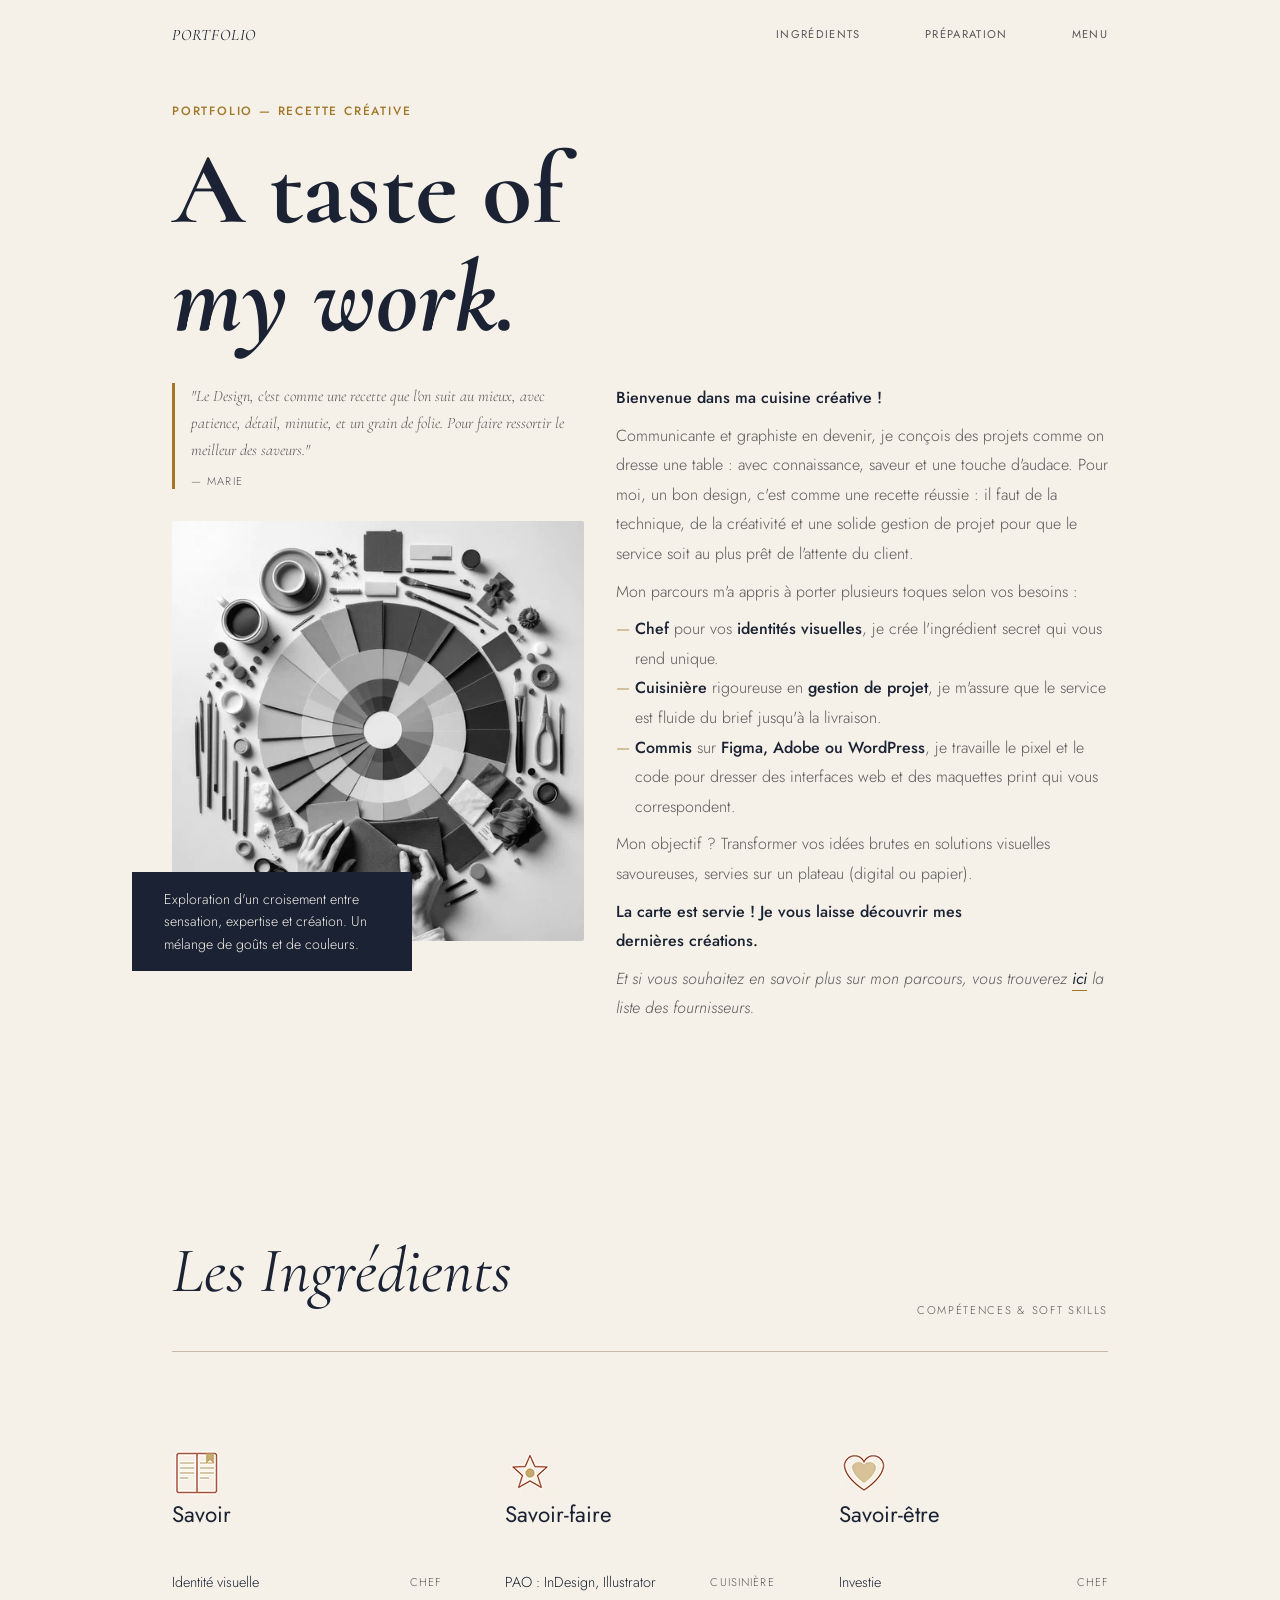
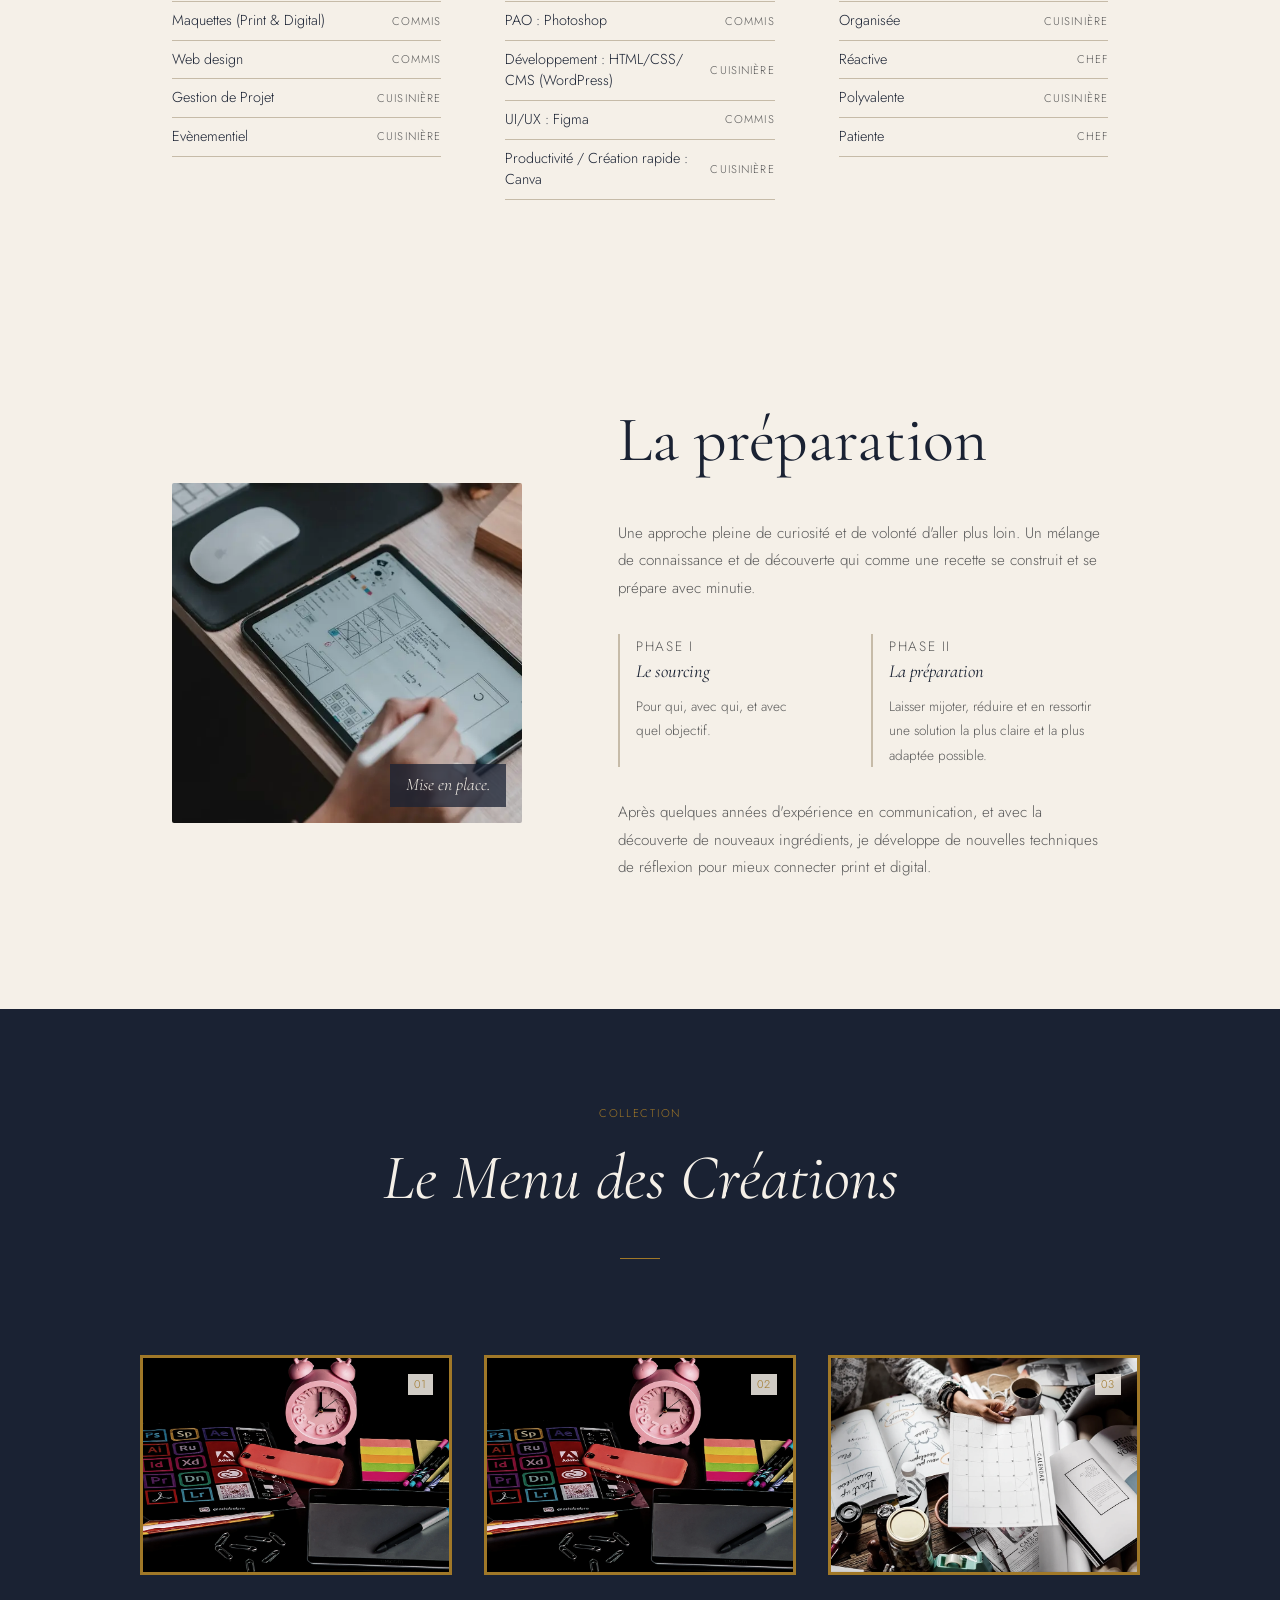
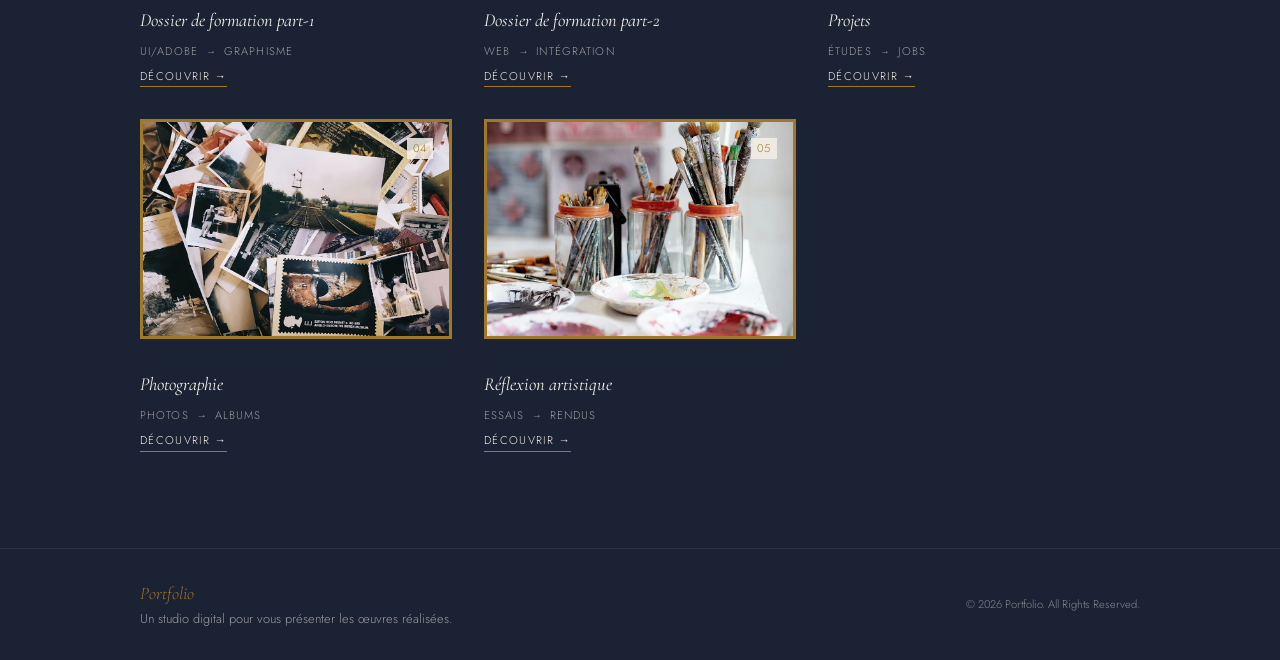
<file: index.html>
<!DOCTYPE html>
<html lang="fr">
<head>
  <meta charset="UTF-8" />
  <meta name="viewport" content="width=device-width, initial-scale=1.0" />
  <title>Portfolio</title>
  <link rel="stylesheet" href="style.css" />
  <link rel="stylesheet" href="reset.css" />
</head>
<body>
<!-- NAVIGATION -->
  <header class="nav" id="nav">
    <div class="nav__inner">
      <a href="index.html" class="nav__logo">PORTFOLIO</a>
      <ul class="nav__links" id="navLinks">
        <li><a href="#ingredients" class="active">Ingrédients</a></li>
        <li><a href="#preparation">Préparation</a></li>
        <li><a href="#menu">Menu</a></li>
      </ul>
      <button class="nav__burger" id="navBurger" aria-label="Ouvrir le menu">
        <span></span><span></span><span></span>
      </button>
    </div>
  </header>
  <main>
<!-- HERO V1 : titre seul + 2 colonnes (quote+image | bio) -->
    <section class="hero" id="hero">
<!-- Titre pleine largeur -->
      <div class="hero__top fade-in">
        <p class="hero__label">Portfolio — Recette Créative</p>
        <h1 class="hero__title">
          A taste of<br>
          <em>my work.</em>
        </h1>
      </div>
<!-- 2 colonnes -->
      <div class="hero__middle">
<!-- Gauche : quote + espace + image -->
        <div class="hero__left fade-in">
          <blockquote class="hero__quote">
            <p>"Le Design, c'est comme une recette que l'on suit au mieux, avec patience, détail, minutie, et un grain de folie. Pour faire ressortir le meilleur des saveurs."</p>
            <cite>— Marie</cite>
          </blockquote>
          <div class="hero__image-wrap">
            <img src="assets/01_img/webimage/design-tools.webp" alt="Plat gastronomique"/>
            <div class="hero__caption">
              Exploration d'un croisement entre sensation, expertise et création. Un mélange de goûts et de couleurs.
            </div>
          </div>
        </div>
<!-- Droite : bio (au même niveau que le quote) -->
        <div class="hero__right fade-in" style="animation-delay: 0.2s">
          <div class="hero__bio">
            <p><strong>Bienvenue dans ma cuisine créative !</strong></p> 
            <p>Communicante et graphiste en devenir, je conçois des projets comme on dresse une table : avec connaissance, saveur et une touche d'audace. Pour moi, un bon design, c'est comme une recette réussie : il faut de la technique, de la créativité et une solide gestion de projet pour que le service soit au plus prêt de l'attente du client.</p>
            <p>Mon parcours m'a appris à porter plusieurs toques selon vos besoins :</p>
            <ul>
              <li><strong>Chef</strong> pour vos <strong>identités visuelles</strong>, je crée l'ingrédient secret qui vous rend unique.</li>
              <li><strong>Cuisinière</strong> rigoureuse en <strong>gestion de projet</strong>, je m'assure que le service est fluide du brief jusqu'à la livraison.</li>
              <li><strong>Commis</strong> sur <strong>Figma, Adobe ou WordPress</strong>, je travaille le pixel et le code pour dresser des interfaces web et des maquettes print qui vous correspondent.</li>
            </ul>
            <p>Mon objectif ? Transformer vos idées brutes en solutions visuelles savoureuses, servies sur un plateau (digital ou papier).</p>
            <p><strong>La carte est servie ! Je vous laisse découvrir mes dernières créations.</strong></p>
            <p class="hero__bio-note"><em>Et si vous souhaitez en savoir plus sur mon parcours, vous trouverez <a href="cv_mad.html">ici</a> la liste des fournisseurs.</em></p>
          </div>
        </div>
      </div>
    </section>

<!-- INGREDIENTS -->
    <section class="ingredients" id="ingredients">
      <div class="section__header fade-in">
        <h2 class="section__title">Les Ingrédients</h2>
        <span class="section__subtitle">Compétences &amp; soft skills</span>
      </div>
      <div class="skills-grid">
        <div class="fade-in">
          <h3 class="skill-category__title skill-category__icon"><img src="assets/01_img/webimage/icone_savoir.webp" alt="savoir"> Savoir</h3>
          <ul class="skill-list">
            <li>Identité visuelle <span>Chef</span></li>
            <li>Maquettes (Print & Digital) <span>Commis</span></li>
            <li>Web design <span>Commis</span></li>
            <li>Gestion de Projet <span>Cuisinière</span></li>
            <li>Evènementiel <span>Cuisinière</span></li>
          </ul>
        </div>
        <div class="fade-in">
          <h3 class="skill-category__title skill-category__icon"><img src="assets/01_img/webimage/icone_savoir-faire.webp" alt="savoir"> Savoir-faire</h3>
          <ul class="skill-list">
            <li>PAO : InDesign, Illustrator <span>Cuisinière</span></li>
            <li>PAO : Photoshop <span>Commis</span></li>
            <li>Développement : HTML/CSS/ CMS (WordPress) <span>Cuisinière</span></li>
            <li>UI/UX : Figma <span>Commis</span></li>
            <li>Productivité / Création rapide : Canva <span>Cuisinière</span></li>
          </ul>
        </div>
        <div class="fade-in">
          <h3 class="skill-category__title skill-category__icon"><img src="assets/01_img/webimage/icone_savoir-etre.webp" alt="savoir"> Savoir-être</h3>
          <ul class="skill-list">
            <li>Investie <span>Chef</span></li>
            <li>Organisée <span>Cuisinière</span></li>
            <li>Réactive <span>Chef</span></li>
            <li>Polyvalente <span>Cuisinière</span></li>
            <li>Patiente <span>Chef</span></li>
          </ul>
        </div>
      </div>
    </section>

<!-- PREPARATION -->
    <section class="preparation" id="preparation">
      <div class="preparation__image fade-in">
        <img src="assets/01_img/webimage/preparation.webp" alt="Mise en place"/>
        <span class="preparation__image-label">Mise en place.</span>
      </div>
      <div class="preparation__content fade-in" style="animation-delay: 0.2s">
        <h2>La préparation</h2>
        <p>Une approche pleine de curiosité et de volonté d'aller plus loin. Un mélange de connaissance et de découverte qui comme une recette se construit et se prépare avec minutie.</p>
        <div class="phases">
          <div class="phase">
            <p class="phase__label">Phase I</p>
            <h3>Le sourcing</h3>
            <p>Pour qui, avec qui, et avec quel objectif.</p>
          </div>
          <div class="phase">
            <p class="phase__label">Phase II</p>
            <h3>La préparation</h3>
            <p>Laisser mijoter, réduire et en ressortir une solution la plus claire et la plus adaptée possible.</p>
          </div>
        </div>
        <p>Après quelques années d'expérience en communication, et avec la découverte de nouveaux ingrédients, je développe de nouvelles techniques de réflexion pour mieux connecter print et digital.</p>
      </div>
    </section>

<!-- MENU -->
    <section class="menu" id="menu">
      <div class="menu__inner">
        <div class="menu__header fade-in">
          <p class="menu__collection">Collection</p>
          <h2 class="menu__title">Le Menu des Créations</h2>
          <div class="menu__divider"></div>
        </div>
        <div class="projects-grid">
          <div class="project-card fade-in" onclick="cardClick(event, 'projet-1.html', 'frame-1')">
            <div class="project-card__frame" id="frame-1">
              <img src="assets/01_img/webimage/formation.webp" alt="Dossier de formation part-1" />
              <span class="project-card__num">01</span>
              <div class="project-card__overlay">Une plateforme de présentation des réalisations faites lors de l'apprentissage de la partie graphisme de la formation.</div>
            </div>
            <h3 class="project-card__title">Dossier de formation part-1</h3>
            <div class="project-card__tags"><span class="project-card__tag">UI/Adobe</span><span>→</span><span class="project-card__tag">Graphisme</span></div>
            <a class="project-card__link">Découvrir →</a>
          </div>
          <div class="project-card fade-in" style="animation-delay:0.1s" onclick="cardClick(event, 'projet-2.html', 'frame-2')">
            <div class="project-card__frame" id="frame-2">
              <img src="assets/01_img/webimage/formation.webp" alt="Dossier de formation part-2" />
              <span class="project-card__num">02</span>
              <div class="project-card__overlay">Une plateforme de présentation des réalisations faites pendant la seconde partie de la formation, l'intégration.</div>
            </div>
            <h3 class="project-card__title">Dossier de formation part-2</h3>
            <div class="project-card__tags"><span class="project-card__tag">Web</span><span>→</span><span class="project-card__tag">Intégration</span></div>
            <a class="project-card__link">Découvrir →</a>
          </div>
          <div class="project-card fade-in" style="animation-delay:0.2s" onclick="cardClick(event, 'projet-3.html', 'frame-3')">
            <div class="project-card__frame" id="frame-3">
              <img src="assets/01_img/webimage/projets.webp" alt="Projets" />
              <span class="project-card__num">03</span>
              <div class="project-card__overlay">Réalisations effectuées au fil des ans, études, stages, etc.</div>
            </div>
            <h3 class="project-card__title">Projets</h3>
            <div class="project-card__tags"><span class="project-card__tag">Études</span><span>→</span><span class="project-card__tag">Jobs</span></div>
            <a class="project-card__link">Découvrir →</a>
          </div>
          <div class="project-card fade-in" style="animation-delay:0.1s" onclick="cardClick(event, 'projet-4.html', 'frame-4')">
            <div class="project-card__frame" id="frame-4">
              <img src="assets/01_img/webimage/photos.webp" alt="Photographie" />
              <span class="project-card__num">04</span>
              <div class="project-card__overlay">Fenêtre sur des déambulations et un regard qui s'arrête au gré du fil.</div>
            </div>
            <h3 class="project-card__title">Photographie</h3>
            <div class="project-card__tags"><span class="project-card__tag">Photos</span><span>→</span><span class="project-card__tag">Albums</span></div>
            <a class="project-card__link">Découvrir →</a>
          </div>
          <div class="project-card fade-in" style="animation-delay:0.2s" onclick="cardClick(event, 'projet-5.html', 'frame-5')">
            <div class="project-card__frame" id="frame-5">
              <img src="assets/01_img/webimage/art.webp" alt="Réflexion artistique" />
              <span class="project-card__num">05</span>
              <div class="project-card__overlay">Un laboratoire d'expérimentation artistique, au fil des ateliers. Peinture, dessin, un monde en cours d'exploration.</div>
            </div>
            <h3 class="project-card__title">Réflexion artistique</h3>
            <div class="project-card__tags"><span class="project-card__tag">Essais</span><span>→</span><span class="project-card__tag">Rendus</span></div>
            <a class="project-card__link">Découvrir →</a>
          </div>
        </div>
      </div>
    </section>
  </main>

  <!-- FOOTER -->
  <footer class="footer">
    <div class="footer__inner">
      <div>
        <p class="footer__brand">Portfolio</p>
        <p class="footer__tagline">Un studio digital pour vous présenter les œuvres réalisées.</p>
      </div>
      <p class="footer__copy">© 2026 Portfolio. All Rights Reserved.</p>
    </div>
  </footer>

  <button class="back-to-top" id="backToTop" aria-label="Retour en haut">↑</button>

  <script>
    const nav = document.getElementById('nav');
    window.addEventListener('scroll', () => { nav.classList.toggle('scrolled', window.scrollY > 20); });

    const observer = new IntersectionObserver((entries) => {
      entries.forEach(e => { if (e.isIntersecting) { e.target.classList.add('visible'); observer.unobserve(e.target); } });
    }, { threshold: 0.15 });
    document.querySelectorAll('.fade-in').forEach(el => observer.observe(el));

    const sections = document.querySelectorAll('section[id]');
    const navAnchors = document.querySelectorAll('.nav__links a');
    window.addEventListener('scroll', () => {
      let current = '';
      sections.forEach(s => { if (window.scrollY >= s.offsetTop - 100) current = s.id; });
      navAnchors.forEach(a => { a.classList.toggle('active', a.getAttribute('href') === '#' + current); });
    });

    const burger = document.getElementById('navBurger');
    const navMenu = document.getElementById('navLinks');
    burger.addEventListener('click', () => { burger.classList.toggle('active'); navMenu.classList.toggle('open'); });
    navMenu.querySelectorAll('a').forEach(link => {
      link.addEventListener('click', () => { burger.classList.remove('active'); navMenu.classList.remove('open'); });
    });

    function cardClick(event, url, frameId) {
      if (window.innerWidth <= 900) {
        const frame = document.getElementById(frameId);
        const isActive = frame.classList.contains('overlay-active');
        document.querySelectorAll('.project-card__frame.overlay-active').forEach(f => f.classList.remove('overlay-active'));
        if (!isActive) { frame.classList.add('overlay-active'); return; }
      }
      window.location.href = url;
    }

    const backToTop = document.getElementById('backToTop');
    window.addEventListener('scroll', () => { backToTop.classList.toggle('visible', window.scrollY > 400); });
    backToTop.addEventListener('click', () => { window.scrollTo({ top: 0, behavior: 'smooth' }); });
  </script>
</body>
</html>
</file>
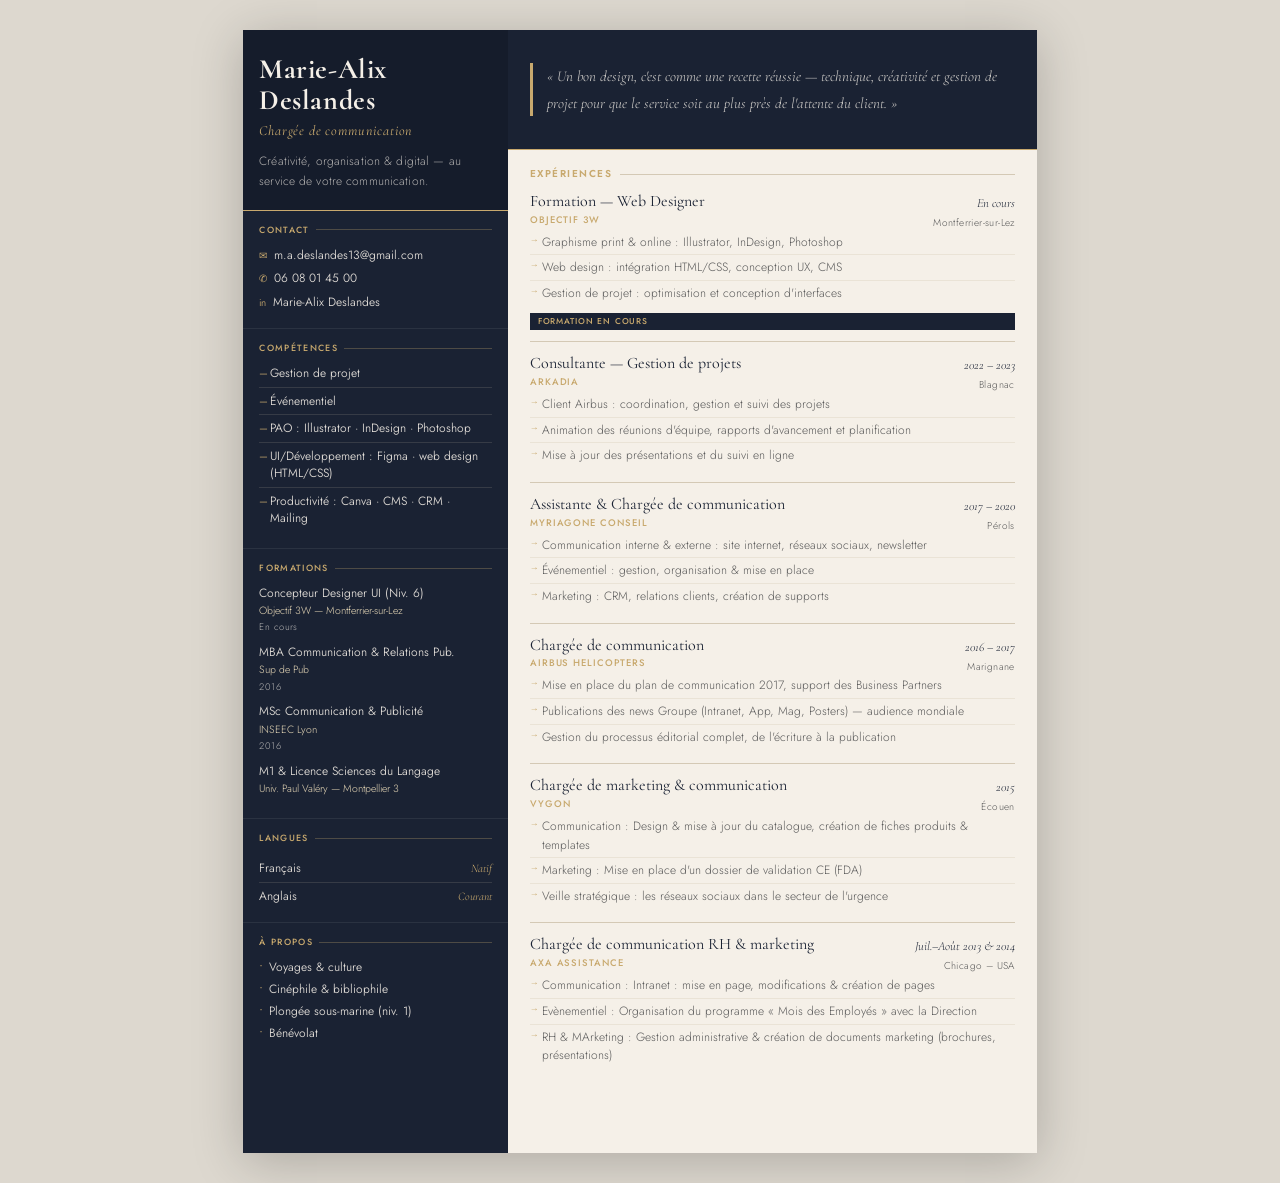
<file: cv_mad.html>
<!DOCTYPE html>
<html lang="fr">
<head>
<meta charset="UTF-8">
<meta name="viewport" content="width=device-width, initial-scale=1.0">
<title>CV — Marie-Alix Deslandes</title>

<!-- Même import que le portfolio -->
<link href="https://fonts.googleapis.com/css2?family=Cormorant+Garamond:ital,wght@0,300;0,400;0,600;1,300;1,400;1,600&family=Cormorant:ital,wght@0,700;1,700&family=Jost:wght@300;400;500&display=swap" rel="stylesheet">

<style>
/* ============================================================
   TOKENS — reprise exacte du style.css du portfolio
   ============================================================ */
:root {
  --color-bg:         #f5f0e8;
  --color-cream:      #FAF8F4;
  --color-bg-dark:    #1a2233;
  --color-bg-darker:  #151c2b;      /* légèrement plus sombre pour sb-top */
  --color-text:       #1a2233;
  --color-text-light: #5a5a5a;
  --color-text-white: #f5f0e8;
  --color-accent:     #c8a96e;
  --color-accent-dim: #e8d9b8;      /* accent clair pour textes sur dark */
  --color-border:     #d4c9b5;
  --font-display:     'Cormorant Garamond', Georgia, serif;
  --font-display-bold:'Cormorant', Georgia, serif;
  --font-body:        'Jost', sans-serif;
}

*, *::before, *::after { box-sizing: border-box; margin: 0; padding: 0; }

/* ── PRINT : full bleed A4 ── */
@media print {
  html {
    margin: 0; padding: 0;
    -webkit-print-color-adjust: exact;
    print-color-adjust: exact;
    font-size: 62.5%;
  }
  body { margin: 0; padding: 0; background: none; display: block; min-height: 0; }
  .page {
    box-shadow: none;
    width: 210mm; height: 297mm;
    overflow: hidden;
    grid-template-rows: 297mm;
    page-break-after: avoid;
  }
  .sidebar, .main { height: 297mm; overflow: hidden; }
  @page { size: A4 portrait; margin: 0; }
}

/* ── ÉCRAN ── */
html { font-size: 62.5%; } /* 1rem = 10px, comme le portfolio */

body {
  font-family: var(--font-body);
  font-weight: 300;
  background: #ddd8cf;
  display: flex;
  justify-content: center;
  align-items: flex-start;
  min-height: 100vh;
  padding: 3rem 1rem;
  color: var(--color-text);
  line-height: 1.6;
  -webkit-font-smoothing: antialiased;
}

.page {
  width: 210mm;
  height: 297mm;
  background: var(--color-bg);
  display: grid;
  grid-template-columns: 1fr 2fr;
  grid-template-rows: 297mm;
  overflow: hidden;
  box-shadow: 0 8px 48px rgba(0,0,0,0.22);
}

/* ============================================================
   SIDEBAR — fond dark du portfolio
   ============================================================ */
.sidebar {
  background: var(--color-bg-dark);
  color: var(--color-text-white);
  display: flex;
  flex-direction: column;
  overflow: hidden;
}

/* En-tête sidebar : légèrement plus sombre */
.sb-top {
  background: var(--color-bg-darker);
  padding: 2.4rem 1.6rem 1.8rem;
  border-bottom: 1px solid var(--color-accent);
  flex-shrink: 0;
}

.sb-name {
  font-family: var(--font-display-bold);
  font-size: 2.8rem;
  font-weight: 700;
  line-height: 1.1;
  letter-spacing: 0.02em;
  color: var(--color-text-white);
}

.sb-title {
  font-family: var(--font-display);
  font-style: italic;
  font-size: 1.4rem;
  color: var(--color-accent);
  margin-top: 0.4rem;
  letter-spacing: 0.06em;
  font-weight: 400;
}

.sb-tagline {
  font-size: 1.2rem;
  font-weight: 300;
  color: rgba(245,240,232,0.7);
  margin-top: 1rem;
  line-height: 1.65;
  letter-spacing: 0.01em;
}

/* Sections sidebar */
.sb-section {
  padding: 1.2rem 1.6rem;
  border-bottom: 1px solid rgba(255,255,255,0.07);
  flex-shrink: 0;
}
.sb-section:last-child { border-bottom: none; }

/* Label style repris de .hero__label / .menu__collection */
.sb-label {
  font-family: var(--font-body);
  font-size: 0.9rem;
  font-weight: 500;
  letter-spacing: 0.15em;
  text-transform: uppercase;
  color: var(--color-accent);
  margin-bottom: 0.9rem;
  display: flex;
  align-items: center;
  gap: 6px;
}
.sb-label::after {
  content: '';
  flex: 1;
  height: 1px;
  background: rgba(200,169,110,0.3);
}

.contact-item {
  font-size: 1.2rem;
  font-weight: 350;
  color: rgba(245,240,232,0.9);
  margin-bottom: 0.55rem;
  display: flex;
  align-items: flex-start;
  gap: 7px;
  line-height: 1.5;
  word-break: break-all;
}
.contact-item .ic { color: var(--color-accent); flex-shrink: 0; font-size: 1rem; margin-top: 2px; }

/* Compétences — style .skill-list du portfolio */
.skill-item {
  font-size: 1.2rem;
  font-weight: 350;
  color: rgba(245,240,232,0.9);
  margin-bottom: 0.5rem;
  padding-left: 1.1rem;
  position: relative;
  line-height: 1.4;
  border-bottom: 1px solid rgba(212,201,181,0.15);
  padding-bottom: 0.5rem;
}
.skill-item:last-child { border-bottom: none; }
.skill-item::before { content: '–'; position: absolute; left: 0; color: var(--color-accent); }

/* Formations */
.fo-item { margin-bottom: 0.85rem; }
.fo-title {
  font-size: 1.2rem;
  font-weight: 350;
  color: rgba(245,240,232,0.9);
  line-height: 1.4;
}
.fo-school {
  font-size: 1.05rem;
  font-weight: 300;
  color: var(--color-accent-dim);
  margin-top: 0.15rem;
}
.fo-year {
  font-size: 0.95rem;
  font-weight: 300;
  color: rgba(245,240,232,0.7);
  margin-top: 0.05rem;
  letter-spacing: 0.05em;
}

/* Langues */
.lang-item {
  display: flex;
  justify-content: space-between;
  align-items: center;
  padding: 0.4rem 0;
  border-bottom: 1px solid rgba(212,201,181,0.15);
}
.lang-item:last-child { border-bottom: none; }
.lang-name  { font-size: 1.2rem; font-weight: 350; color: rgba(245,240,232,0.9); }
.lang-level {
  font-family: var(--font-display);
  font-style: italic;
  font-size: 1.15rem;
  color: var(--color-accent);
  font-weight: 350;
}

/* À propos */
.about-item {
  font-size: 1.2rem;
  font-weight: 350;
  color: rgba(245,240,232,0.9);
  margin-bottom: 0.4rem;
  padding-left: 1rem;
  position: relative;
  line-height: 1.5;
}
.about-item::before {
  content: '·';
  position: absolute; left: 0;
  color: var(--color-accent);
  font-size: 1.4rem;
  line-height: 0.9;
}

/* ============================================================
   MAIN — fond clair du portfolio
   ============================================================ */
.main {
  display: flex;
  flex-direction: column;
  background: var(--color-bg);
  overflow: hidden;
}

/* En-tête citation — style .hero__quote du portfolio */
.main-header {
  min-height: 12rem;
  align-content: center;
  background: var(--color-bg-dark);
  padding: 2rem 2.2rem;
  border-bottom: 1px solid var(--color-accent);
  flex-shrink: 0;
}

.quote {
  font-family: var(--font-display);
  font-style: italic;
  font-size: 1.5rem;
  font-weight: 350;
  color: rgba(245,240,232,0.8);
  line-height: 1.75;
  border-left: 3px solid var(--color-accent); /* identique à .hero__quote */
  padding-left: 1.4rem;
}

.main-body { padding: 1.6rem 2.2rem; flex: 1; overflow: hidden; }

/* Titre section — style de .hero__label */
.section-title {
  font-family: var(--font-body);
  font-size: 1rem;
  font-weight: 600;
  letter-spacing: 0.15em;
  text-transform: uppercase;
  color: var(--color-accent);
  margin-bottom: 1rem;
  display: flex;
  align-items: center;
  gap: 8px;
}
.section-title::after {
  content: '';
  flex: 1;
  height: 1px;
  background: var(--color-border);
}

/* ── Expériences ── */
.exp-entry {
  display: grid;
  grid-template-columns: 1fr auto;
  column-gap: 1.2rem;
  margin-bottom: 1.2rem;
  padding-bottom: 1.1rem;
  border-bottom: 1px solid var(--color-border);
}
.exp-entry:last-child { border-bottom: none; margin-bottom: 0; padding-bottom: 0; }

/* Titre poste — style Cormorant Garamond comme les h2 du portfolio */
.exp-role {
  font-family: var(--font-display);
  font-size: 1.6rem;
  font-weight: 400;
  color: var(--color-text);
  grid-column: 1;
  line-height: 1.2;
}

/* Dates + lieu — colonne droite, 2 lignes */
.exp-right {
  grid-column: 2;
  grid-row: 1 / 3;
  display: flex;
  flex-direction: column;
  align-items: flex-end;
  padding-top: 1px;
  gap: 0.2rem;
}
.exp-period {
  font-family: var(--font-display);
  font-style: italic;
  font-size: 1.25rem;
  font-weight: 300;
  color: var(--color-text);
  white-space: nowrap;
}
.exp-location {
  font-size: 1rem;
  font-weight: 300;
  color: var(--color-text-light);
  white-space: nowrap;
  letter-spacing: 0.04em;
}

/* Entreprise — accent, style .nav__links a.active */
.exp-company {
  font-family: var(--font-body);
  font-size: 0.95rem;
  font-weight: 500;
  color: var(--color-accent);
  letter-spacing: 0.1em;
  text-transform: uppercase;
  grid-column: 1;
  margin-top: 0.15rem;
  margin-bottom: 0.5rem;
}

/* Bullets — style .skill-list du portfolio */
.exp-bullets {
  list-style: none;
  padding: 0;
  grid-column: 1 / -1;
}
.exp-bullets li {
  font-size: 1.2rem;
  font-weight: 300;
  color: var(--color-text-light);
  margin-bottom: 0.3rem;
  padding-left: 1.2rem;
  position: relative;
  line-height: 1.55;
  border-bottom: 1px solid rgba(212,201,181,0.35);
  padding-bottom: 0.3rem;
}
.exp-bullets li:last-child { border-bottom: none; }
.exp-bullets li::before {
  content: '→';
  position: absolute; left: 0;
  color: var(--color-accent);
  font-size: 0.9rem;
  line-height: 1.55;
}

/* Tag "En cours" — style .project-card__num */
.tag {
  display: inline-block;
  font-family: var(--font-body);
  font-size: 0.85rem;
  font-weight: 500;
  letter-spacing: 0.1em;
  text-transform: uppercase;
  background: var(--color-bg-dark);
  color: var(--color-accent);
  padding: 2px 8px;
  margin-top: 0.4rem;
  grid-column: 1 / -1;
}

/* ============================================================
   RESPONSIVE MOBILE
   ============================================================ */
@media (max-width: 640px) {
  body { padding: 0; }
  .page { width: 100%; height: auto; grid-template-columns: 1fr; grid-template-rows: auto; box-shadow: none; }
  .sidebar, .main { height: auto; overflow: visible; }
  .sb-top { padding: 2rem 1.6rem 1.6rem; }
  .sb-name { font-size: 3.6rem; }
  .sb-section { padding: 1.4rem 1.6rem; }
  .main-header { padding: 1.8rem 1.6rem; }
  .main-body { padding: 1.6rem; }
  .exp-entry { grid-template-columns: 1fr; }
  .exp-right {
    grid-column: 1; grid-row: auto;
    flex-direction: row; align-items: baseline;
    justify-content: flex-start; gap: 0.6rem;
    margin-bottom: 0.4rem;
  }
  .exp-period::after { content: ' ·'; color: var(--color-accent); }
  .exp-bullets { grid-column: 1; }
  .tag { grid-column: 1; }
}
</style>
</head>
<body>
<div class="page">

  <!-- ── SIDEBAR 1/3 ── -->
  <aside class="sidebar">

    <div class="sb-top">
      <div class="sb-name">Marie-Alix<br>Deslandes</div>
      <div class="sb-title">Chargée de communication</div>
      <p class="sb-tagline">Créativité, organisation & digital — au service de votre communication.</p>
    </div>

    <div class="sb-section">
      <div class="sb-label">Contact</div>
      <div class="contact-item"><span class="ic">✉</span> m.a.deslandes13@gmail.com</div>
      <div class="contact-item"><span class="ic">✆</span> 06 08 01 45 00</div>
      <div class="contact-item"><span class="ic">in</span> Marie-Alix Deslandes</div>
    </div>

    <div class="sb-section">
      <div class="sb-label">Compétences</div>
      <div class="skill-item">Gestion de projet</div>
      <div class="skill-item">Événementiel</div>
      <div class="skill-item">PAO : Illustrator · InDesign · Photoshop</div>
      <div class="skill-item">UI/Développement : Figma · web design (HTML/CSS)</div>
      <div class="skill-item">Productivité : Canva · CMS · CRM · Mailing</div>
    </div>

    <div class="sb-section">
      <div class="sb-label">Formations</div>
      <div class="fo-item">
        <div class="fo-title">Concepteur Designer UI (Niv. 6)</div>
        <div class="fo-school">Objectif 3W — Montferrier-sur-Lez</div>
        <div class="fo-year">En cours</div>
      </div>
      <div class="fo-item">
        <div class="fo-title">MBA Communication & Relations Pub.</div>
        <div class="fo-school">Sup de Pub</div>
        <div class="fo-year">2016</div>
      </div>
      <div class="fo-item">
        <div class="fo-title">MSc Communication & Publicité</div>
        <div class="fo-school">INSEEC Lyon</div>
        <div class="fo-year">2016</div>
      </div>
      <div class="fo-item">
        <div class="fo-title">M1 & Licence Sciences du Langage</div>
        <div class="fo-school">Univ. Paul Valéry — Montpellier 3</div>
      </div>
    </div>

    <div class="sb-section">
      <div class="sb-label">Langues</div>
      <div class="lang-item"><span class="lang-name">Français</span><span class="lang-level">Natif</span></div>
      <div class="lang-item"><span class="lang-name">Anglais</span><span class="lang-level">Courant</span></div>
    </div>

    <div class="sb-section">
      <div class="sb-label">À propos</div>
      <div class="about-item">Voyages & culture</div>
      <div class="about-item">Cinéphile & bibliophile</div>
      <div class="about-item">Plongée sous-marine (niv. 1)</div>
      <div class="about-item">Bénévolat</div>
    </div>

  </aside>

  <!-- ── MAIN 2/3 ── -->
  <main class="main">

    <div class="main-header">
      <p class="quote">« Un bon design, c'est comme une recette réussie — technique, créativité et gestion de projet pour que le service soit au plus près de l'attente du client. »</p>
    </div>

    <div class="main-body">
      <div class="section-title">Expériences</div>

      <div class="exp-entry">
        <div class="exp-role">Formation — Web Designer</div>
        <div class="exp-right">
          <div class="exp-period">En cours</div>
          <div class="exp-location">Montferrier-sur-Lez</div>
        </div>
        <div class="exp-company">Objectif 3W</div>
        <ul class="exp-bullets">
          <li>Graphisme print & online : Illustrator, InDesign, Photoshop</li>
          <li>Web design : intégration HTML/CSS, conception UX, CMS</li>
          <li>Gestion de projet : optimisation et conception d'interfaces</li>
        </ul>
        <span class="tag">Formation en cours</span>
      </div>

      <div class="exp-entry">
        <div class="exp-role">Consultante — Gestion de projets</div>
        <div class="exp-right">
          <div class="exp-period">2022 – 2023</div>
          <div class="exp-location">Blagnac</div>
        </div>
        <div class="exp-company">Arkadia</div>
        <ul class="exp-bullets">
          <li>Client Airbus : coordination, gestion et suivi des projets</li>
          <li>Animation des réunions d'équipe, rapports d'avancement et planification</li>
          <li>Mise à jour des présentations et du suivi en ligne</li>
        </ul>
      </div>

      <div class="exp-entry">
        <div class="exp-role">Assistante & Chargée de communication</div>
        <div class="exp-right">
          <div class="exp-period">2017 – 2020</div>
          <div class="exp-location">Pérols</div>
        </div>
        <div class="exp-company">Myriagone Conseil</div>
        <ul class="exp-bullets">
          <li>Communication interne & externe : site internet, réseaux sociaux, newsletter</li>
          <li>Événementiel : gestion, organisation & mise en place</li>
          <li>Marketing : CRM, relations clients, création de supports</li>
        </ul>
      </div>

      <div class="exp-entry">
        <div class="exp-role">Chargée de communication</div>
        <div class="exp-right">
          <div class="exp-period">2016 – 2017</div>
          <div class="exp-location">Marignane</div>
        </div>
        <div class="exp-company">Airbus Helicopters</div>
        <ul class="exp-bullets">
          <li>Mise en place du plan de communication 2017, support des Business Partners</li>
          <li>Publications des news Groupe (Intranet, App, Mag, Posters) — audience mondiale</li>
          <li>Gestion du processus éditorial complet, de l'écriture à la publication</li>
        </ul>
      </div>

      <div class="exp-entry">
        <div class="exp-role">Chargée de marketing & communication</div>
        <div class="exp-right">
          <div class="exp-period">2015</div>
          <div class="exp-location">Écouen</div>
        </div>
        <div class="exp-company">Vygon</div>
        <ul class="exp-bullets">
          <li>Communication : Design & mise à jour du catalogue, création de fiches produits & templates</li>
          <li>Marketing : Mise en place d'un dossier de validation CE (FDA)</li>
          <li>Veille stratégique : les réseaux sociaux dans le secteur de l'urgence</li>
        </ul>
      </div>

      <div class="exp-entry">
        <div class="exp-role">Chargée de communication RH & marketing</div>
        <div class="exp-right">
          <div class="exp-period">Juil.–Août 2013 & 2014</div>
          <div class="exp-location">Chicago – USA</div>
        </div>
        <div class="exp-company">AXA Assistance</div>
        <ul class="exp-bullets">
          <li>Communication : Intranet : mise en page, modifications & création de pages</li>
          <li>Evènementiel : Organisation du programme « Mois des Employés » avec la Direction</li>
          <li>RH & MArketing : Gestion administrative & création de documents marketing (brochures, présentations)</li>
        </ul>
      </div>

    </div>
  </main>

</div>
</body>
</html>
</file>
<file: style.css>
/* ============================================================
   THE CURATED MANUSCRIPT — CSS
   ============================================================ */

@import url('https://fonts.googleapis.com/css2?family=Cormorant+Garamond:ital,wght@0,300;0,400;0,600;1,300;1,400;1,600&family=Cormorant:ital,wght@0,700;1,700&family=Jost:wght@300;400;500&display=swap');

html { font-size: 62.5%; }

:root {
  --color-bg:          #f5f0e8;
  --color-bg-dark:     #1a2233;
  --color-text:        #1a2233;
  --color-text-light:  #5a5a5a;
  --color-text-white:  #f5f0e8;
  --color-accent:      #a07828;
  --color-accent-red:  #c0533a;
  --color-border:      #c6bba8;
  --color-card-bg:     #eee8da;
  --color-chiffre:     #d1b788;

  --font-display:      'Cormorant Garamond', Georgia, serif;
  --font-display-bold: 'Cormorant', Georgia, serif;
  --font-body:         'Jost', sans-serif;

  --size-hero:         clamp(6.4rem, 8vw, 11.2rem);
  --size-h1:           clamp(4rem, 5vw, 6.4rem);
  --size-h2:           clamp(2.88rem, 3vw, 4rem);
  --size-h3:           2.24rem;
  --size-body:         1.6rem;
  --size-small:        1.2rem;
  --size-label:        1.12rem;

  --space-xs:   0.8rem;
  --space-sm:   1.6rem;
  --space-md:   3.2rem;
  --space-lg:   6.4rem;
  --space-xl:   9.6rem;
  --space-xxl:  13.6rem;

  --max-width:  1000px;
  --nav-height: 70px;
  --transition: 0.3s ease;
}

/* ============================================================
   RESET & BASE
   ============================================================ */
*, *::before, *::after { box-sizing: border-box; margin: 0; padding: 0; }
html { scroll-behavior: smooth; }
body {
  background-color: var(--color-bg);
  color: var(--color-text);
  font-family: var(--font-body);
  font-weight: 300;
  line-height: 1.6;
  overflow-x: hidden;
}
img { display: block; width: 100%; height: 100%; object-fit: cover; }
a { text-decoration: none; color: inherit; }

/* ============================================================
   NAVIGATION
   ============================================================ */
.nav {
  position: fixed;
  top: 0; left: 0; right: 0;
  height: var(--nav-height);
  background-color: var(--color-bg);
  z-index: 100;
  border-bottom: 1px solid transparent;
  transition: border-color var(--transition);
}
.nav.scrolled { border-bottom-color: var(--color-border); }

/* Wrapper centré 1000px */
.nav__inner {
  max-width: var(--max-width);
  margin: 0 auto;
  height: 100%;
  display: flex;
  align-items: center;
  padding: 0 var(--space-md);
  gap: var(--space-md);
}

.nav__logo {
  font-family: var(--font-display);
  font-style: italic;
  font-size: var(--size-body);
  letter-spacing: 0.05em;
  font-weight: 400;
  white-space: nowrap;
}

/* Links alignés à droite */
.nav__links {
  display: flex;
  align-items: center;
  gap: var(--space-lg);
  list-style: none;
  margin-left: auto;
}

.nav__links a {
  font-size: var(--size-label);
  letter-spacing: 0.12em;
  text-transform: uppercase;
  font-weight: 400;
  color: var(--color-text-light);
  transition: color var(--transition);
  position: relative;
}
.nav__links a::after {
  content: '';
  position: absolute;
  bottom: -4px; left: 0;
  width: 0; height: 1px;
  background: var(--color-accent);
  transition: width var(--transition);
}
.nav__links a:hover,
.nav__links a.active { color: var(--color-text); }
.nav__links a:hover::after,
.nav__links a.active::after { width: 100%; }
.nav__links a.active { color: var(--color-accent); }

/* Burger button */
.nav__burger {
  display: none;
  flex-direction: column;
  justify-content: space-between;
  width: 24px;
  height: 17px;
  background: none;
  border: none;
  cursor: pointer;
  padding: 0;
  margin-left: auto;
  flex-shrink: 0;
}
.nav__burger span {
  display: block;
  width: 100%;
  height: 1px;
  background: var(--color-text);
  transition: transform 0.35s ease, opacity 0.35s ease;
  transform-origin: center;
}
.nav__burger.active span:nth-child(1) { transform: translateY(8px) rotate(45deg); }
.nav__burger.active span:nth-child(2) { opacity: 0; transform: scaleX(0); }
.nav__burger.active span:nth-child(3) { transform: translateY(-8px) rotate(-45deg); }

/* ============================================================
   HERO
   ============================================================ */
.hero {
  padding-top: calc(var(--nav-height) + var(--space-md));
  min-height: 100vh;
  display: grid;
  grid-template-columns: 1fr 1fr;
  align-items: center;
  gap: var(--space-lg);
  padding-left: var(--space-md);
  padding-right: var(--space-md);
  max-width: var(--max-width);
  margin: 0 auto;
}
.hero__content { padding-top: var(--space-md); }
.hero__label {
  font-size: var(--size-small);
  letter-spacing: 0.15em;
  text-transform: uppercase;
  color: var(--color-accent);
  margin-bottom: var(--space-sm);
  font-weight: 500;
}
.hero__title {
  font-family: var(--font-display-bold);
  font-size: var(--size-hero);
  line-height: 1.05;
  font-weight: 700;
  margin-bottom: var(--space-md);
}
.hero__title em { font-style: italic; font-weight: 700; }
.hero__quote {
  border-left: 3px solid var(--color-accent);
  padding-left: var(--space-sm);
  margin-top: var(--space-md);
}
.hero__quote p {
  font-family: var(--font-display);
  font-style: italic;
  font-size: var(--size-body);
  line-height: 1.7;
  color: var(--color-text-light);
}
.hero__quote cite {
  display: block;
  margin-top: var(--space-xs);
  font-size: var(--size-label);
  letter-spacing: 0.12em;
  text-transform: uppercase;
  font-style: normal;
  color: var(--color-text-light);
}
.hero__image-wrap { position: relative; height: 520px; }
.hero__image-wrap img { border-radius: 2px; filter: grayscale(100%); }
.hero__caption {
  position: absolute;
  bottom: -30px; left: -40px;
  background: var(--color-bg-dark);
  color: var(--color-text-white);
  padding: var(--space-sm) var(--space-md);
  max-width: 280px;
  font-size: 1.408rem;
  line-height: 1.6;
  font-weight: 300;
}
/* ── HERO V1 : titre pleine largeur + 2 colonnes (quote+image | bio) ── */
.hero {
  display: block;
  padding-top: calc(var(--nav-height) + var(--space-md));
  padding-left: var(--space-md);
  padding-right: var(--space-md);
  padding-bottom: var(--space-xl);
  max-width: var(--max-width);
  margin: 0 auto;
}
/* Label + titre : pleine largeur */
.hero__top {
  margin-bottom: var(--space-md);
}
/* Grille 2 colonnes : gauche = quote + image / droite = bio */
.hero__middle {
  display: grid;
  grid-template-columns: 44% 1fr;
  gap: var(--space-md);
  align-items: start;
}
/* Colonne gauche : quote puis image avec espace entre les deux */
.hero__left {
  display: flex;
  flex-direction: column;
}
.hero__left .hero__quote {
  margin-top: 0;
  margin-bottom: var(--space-md); /* espace réduit entre quote et image */
}
/* Image : caption ne déborde pas sur la colonne droite */
.hero__left .hero__image-wrap {
  position: relative;
  height: 420px;
  /* Padding-bottom pour absorber le caption absolu (-30px) */
  margin-bottom: 60px;
}
/* Colonne droite : bio alignée en haut (niveau du quote) */
.hero__right {
  padding-top: 0;
}
/* Bio text styles */
.hero__bio p {
  font-size: var(--size-body);
  line-height: 1.85;
  color: var(--color-text-light);
  margin-bottom: var(--space-xs);
}
.hero__bio p strong {
  font-weight: 500;
  color: var(--color-text);
}
.hero__bio ul {
  list-style: none;
  margin: var(--space-xs) 0 var(--space-xs);
  padding: 0;
}
.hero__bio ul li {
  position: relative;
  padding-left: 1.2em;
  font-size: var(--size-body);
  line-height: 1.85;
  color: var(--color-text-light);
}
.hero__bio ul li::before {
  content: "—";
  position: absolute;
  left: 0;
  color: var(--color-accent);
}
.hero__bio ul li strong {
  font-weight: 500;
  color: var(--color-text);
}
.hero__bio .hero__bio-note { margin-top: 0; }
.hero__bio p:has(+ ul) { margin-bottom: 0; }
  font-size: 0.78rem;
  font-style: italic;
  color: var(--color-text-light);
  margin-top: var(--space-sm);
}
.hero__bio /*.hero__bio-note a*/ {
  color: var(--color-accent);
  border-bottom: 1px solid var(--color-accent);
  padding-bottom: .5px;
  transition: opacity 0.2s ease;
}
.hero__bio-note a {
  color: var(--color-bg-dark);
  font-weight: 400;
  border-bottom: 1px solid var(--color-accent);
  transition: opacity 0.2s ease;
}
.hero__bio .hero__bio-note a:hover { opacity: 0.7; }

/* ── RESPONSIVE ── */
@media (max-width: 900px) {
  .hero__middle {
    grid-template-columns: 1fr;
    gap: var(--space-sm);
  }
  .hero__left .hero__image-wrap {
    height: 280px;
    margin-bottom: 70px; /* caption descend à -50px sur tablette */
  }
  .hero__left .hero__quote {
    margin-bottom: var(--space-md);
  }
}

@media (max-width: 600px) {
  .hero__left .hero__image-wrap {
    height: 240px;
    margin-bottom: 75px;
  }
}

/* ============================================================
   INGREDIENTS
   ============================================================ */
.ingredients {
  padding: var(--space-xl) var(--space-md);
  max-width: var(--max-width);
  margin: 0 auto;
}
.section__header {
  display: flex;
  justify-content: space-between;
  align-items: flex-end;
  margin-bottom: var(--space-xl);
  border-bottom: 1px solid var(--color-border);
  padding-bottom: var(--space-md);
}
.section__title {
  font-family: var(--font-display);
  font-size: var(--size-h1);
  font-style: italic;
  font-weight: 400;
}
.section__subtitle {
  font-size: var(--size-label);
  letter-spacing: 0.15em;
  text-transform: uppercase;
  color: var(--color-text-light);
}
.skills-grid {
  display: grid;
  grid-template-columns: repeat(3, 1fr);
  gap: var(--space-xl) var(--space-lg);
}
.skill-category__icon { font-size: 2.08rem; /*color: var(--color-accent-red)*/; margin-bottom: var(--space-sm); }
.skill-category__icon img {width: 5rem; height: 5rem;}
.skill-category__title { font-size: var(--size-h3); font-weight: 400; margin-bottom: var(--space-md); font-family: var(--font-body); }
.skill-list { list-style: none; }
.skill-list li {
  display: flex;
  justify-content: space-between;
  align-items: center;
  padding: var(--space-xs) 0;
  border-bottom: 1px solid var(--color-border);
  font-size: 1.44rem;
}
.skill-list li span {
  font-size: var(--size-label);
  letter-spacing: 0.1em;
  text-transform: uppercase;
  color: var(--color-text-light);
}

/* ============================================================
   PREPARATION
   ============================================================ */
.preparation {
  padding: var(--space-xl) var(--space-md);
  max-width: var(--max-width);
  margin: 0 auto;
  display: grid;
  grid-template-columns: 1fr 1.4fr;
  gap: var(--space-xl);
  align-items: center;
}
.preparation__image { position: relative; height: 340px; }
.preparation__image img { border-radius: 2px; }
.preparation__image-label {
  position: absolute;
  bottom: var(--space-sm); right: var(--space-sm);
  background: rgba(26, 34, 51, 0.75);
  color: var(--color-text-white);
  padding: var(--space-xs) var(--space-sm);
  font-family: var(--font-display);
  font-style: italic;
  font-size: 1.76rem;
}
.preparation__content h2 {
  font-family: var(--font-display);
  font-size: var(--size-h1);
  font-weight: 400;
  margin-bottom: var(--space-md);
}
.preparation__content p { color: var(--color-text-light); font-size: 1.52rem; margin-bottom: var(--space-md); line-height: 1.8; }
.phases { display: grid; grid-template-columns: 1fr 1fr; gap: var(--space-sm); margin-bottom: var(--space-md); }
.phase { border-left: 2px solid var(--color-border); padding-left: var(--space-sm); }
.phase__label { font-size: var(--size-label); letter-spacing: 0.12em; text-transform: uppercase; color: var(--color-text-light); margin-bottom: var(--space-xs); }
.phase h3 { font-family: var(--font-display); font-style: italic; font-size: 1.84rem; font-weight: 400; margin-bottom: var(--space-xs); }
.phase p { font-size: 1.36rem; margin-bottom: 0; }

/* ============================================================
   MENU (Projets) — 3/3 desktop, 2/2 tablette, 1 mobile
   ============================================================ */
.menu {
  background: var(--color-bg-dark);
  padding: var(--space-xl) var(--space-md);
}
.menu__inner { max-width: var(--max-width); margin: 0 auto; }
.menu__header { text-align: center; margin-bottom: var(--space-xl); }
.menu__collection { font-size: var(--size-label); letter-spacing: 0.15em; text-transform: uppercase; color: var(--color-accent); margin-bottom: var(--space-xs); }
.menu__title { font-family: var(--font-display); font-size: var(--size-h1); font-style: italic; color: var(--color-text-white); font-weight: 400; }
.menu__divider { width: 40px; height: 1px; background: var(--color-accent); margin: var(--space-md) auto 0; }

.projects-grid {
  display: grid;
  grid-template-columns: repeat(3, 1fr);
  gap: var(--space-md);
}

.project-card { cursor: pointer; transition: transform var(--transition); }
.project-card:hover { transform: translateY(-6px); }

.project-card__frame {
  position: relative;
  height: 220px;
  background: var(--color-card-bg);
  border: 3px solid var(--color-accent);
  margin-bottom: var(--space-md);
  overflow: hidden;
}
.project-card__frame img { transition: transform 0.5s ease; filter: grayscale(30%); }
.project-card:hover .project-card__frame img { transform: scale(1.04); }

.project-card__num {
  position: absolute;
  top: var(--space-sm); right: var(--space-sm);
  font-size: var(--size-label);
  color: var(--color-accent);
  letter-spacing: 0.1em;
  background: rgba(245, 240, 232, 0.85);
  padding: 2px 6px;
  z-index: 2;
}

/* Overlay photo — hover desktop / tap mobile */
.project-card__overlay {
  position: absolute;
  bottom: 0; left: 0; right: 0;
  background: rgba(26, 34, 51, 0.84);
  color: var(--color-text-white);
  padding: var(--space-sm) var(--space-sm);
  font-size: 1.28rem;
  line-height: 1.6;
  font-weight: 300;
  transform: translateY(100%);
  transition: transform 0.35s ease;
  z-index: 1;
}
.project-card__frame:hover .project-card__overlay { transform: translateY(0); }
.project-card__frame.overlay-active .project-card__overlay { transform: translateY(0); }

.project-card__title { font-family: var(--font-display); font-style: italic; font-size: 1.84rem; color: var(--color-text-white); margin-bottom: var(--space-xs); font-weight: 400; }
.project-card__desc { font-size: 1.312rem; color: rgba(245, 240, 232, 0.65); margin-bottom: var(--space-sm); line-height: 1.7; }
.project-card__tags { display: flex; align-items: center; gap: var(--space-xs); margin-bottom: var(--space-xs); flex-wrap: wrap; }
.project-card__tag { font-size: var(--size-label); letter-spacing: 0.1em; text-transform: uppercase; color: var(--color-accent); }
.project-card__tags span { color: rgba(245, 240, 232, 0.6); }
.project-card__link {
  font-size: var(--size-label);
  letter-spacing: 0.12em;
  text-transform: uppercase;
  color: var(--color-text-white);
  border-bottom: 1px solid var(--color-accent);
  padding-bottom: 2px;
  display: inline-flex;
  align-items: center;
  gap: 6px;
  transition: color var(--transition), gap var(--transition);
}
.project-card:hover .project-card__link { color: var(--color-accent); gap: 10px; }

/* ============================================================
   FOOTER
   ============================================================ */
.footer {
  background: var(--color-bg-dark);
  border-top: 1px solid rgba(255,255,255,0.08);
  padding: var(--space-md);
}
.footer__inner {
  max-width: var(--max-width);
  margin: 0 auto;
  display: flex;
  justify-content: space-between;
  align-items: center;
  flex-wrap: wrap;
  gap: var(--space-sm);
}
.footer__brand { font-family: var(--font-display); font-style: italic; color: var(--color-accent); font-size: 1.76rem; }
.footer__tagline { font-size: 1.28rem; color: rgba(245, 240, 232, 0.6); margin-top: 2px; }
.footer__links { display: flex; gap: var(--space-md); list-style: none; }
.footer__links a { font-size: var(--size-label); letter-spacing: 0.1em; text-transform: uppercase; color: rgba(245, 240, 232, 0.5); transition: color var(--transition); }
.footer__links a:hover { color: var(--color-text-white); }
.footer__copy { font-size: var(--size-label); color: rgba(245, 240, 232, 0.5); }

/* ============================================================
   BACK TO TOP
   ============================================================ */
.back-to-top {
  position: fixed;
  bottom: 3.2rem;
  right: 3.2rem;
  width: 44px;
  height: 44px;
  background: var(--color-bg-dark);
  color: var(--color-accent);
  border: 1px solid var(--color-accent);
  font-size: 1.6rem;
  cursor: pointer;
  opacity: 0;
  visibility: hidden;
  transition: opacity 0.35s ease, visibility 0.35s ease, background 0.25s ease, color 0.25s ease;
  z-index: 98;
  display: flex;
  align-items: center;
  justify-content: center;
  font-family: var(--font-body);
}
.back-to-top.visible { opacity: 1; visibility: visible; }
.back-to-top:hover { background: var(--color-accent); color: var(--color-bg-dark); }

/* ============================================================
   ANIMATIONS
   ============================================================ */
.fade-in { opacity: 0; transform: translateY(20px); transition: opacity 0.7s ease, transform 0.7s ease; }
.fade-in.visible { opacity: 1; transform: translateY(0); }

/* ============================================================
   RESPONSIVE
   ============================================================ */
@media (max-width: 900px) {
  :root { --space-lg: 3.2rem; --space-xl: 6.4rem; }

  .hero {
    grid-template-columns: 1fr;
    min-height: auto;
    padding-top: calc(var(--nav-height) + var(--space-lg));
    padding-bottom: var(--space-xl);
  }
  .hero__image-wrap { height: 300px; }
  .hero__caption { left: 0; bottom: -50px; }

  .skills-grid { grid-template-columns: 1fr; }
  .preparation { grid-template-columns: 1fr; }

  /* 2 colonnes tablette */
  .projects-grid { grid-template-columns: repeat(2, 1fr); }

  .nav__inner { padding: 0 var(--space-sm); }

  .footer__inner { flex-direction: column; text-align: center; }
  .footer__links { justify-content: center; }
}

@media (max-width: 600px) {
  /* Burger visible */
  .nav__burger { display: flex; }

  /* Menu mobile plein écran */
  .nav__links {
    position: fixed;
    top: var(--nav-height);
    left: 0; right: 0; bottom: 0;
    background: var(--color-bg);
    flex-direction: column;
    align-items: center;
    justify-content: center;
    gap: var(--space-xl);
    transform: translateX(100%);
    opacity: 0;
    visibility: hidden;
    transition: transform 0.4s ease, opacity 0.4s ease, visibility 0.4s ease;
    z-index: 99;
    margin-left: 0;
  }
  .nav__links.open { transform: translateX(0); opacity: 1; visibility: visible; }
  .nav__links a { font-size: 1.92rem; letter-spacing: 0.18em; }

  .phases { grid-template-columns: 1fr; }

  /* 1 colonne mobile */
  .projects-grid { grid-template-columns: 1fr; }
}
</file>
